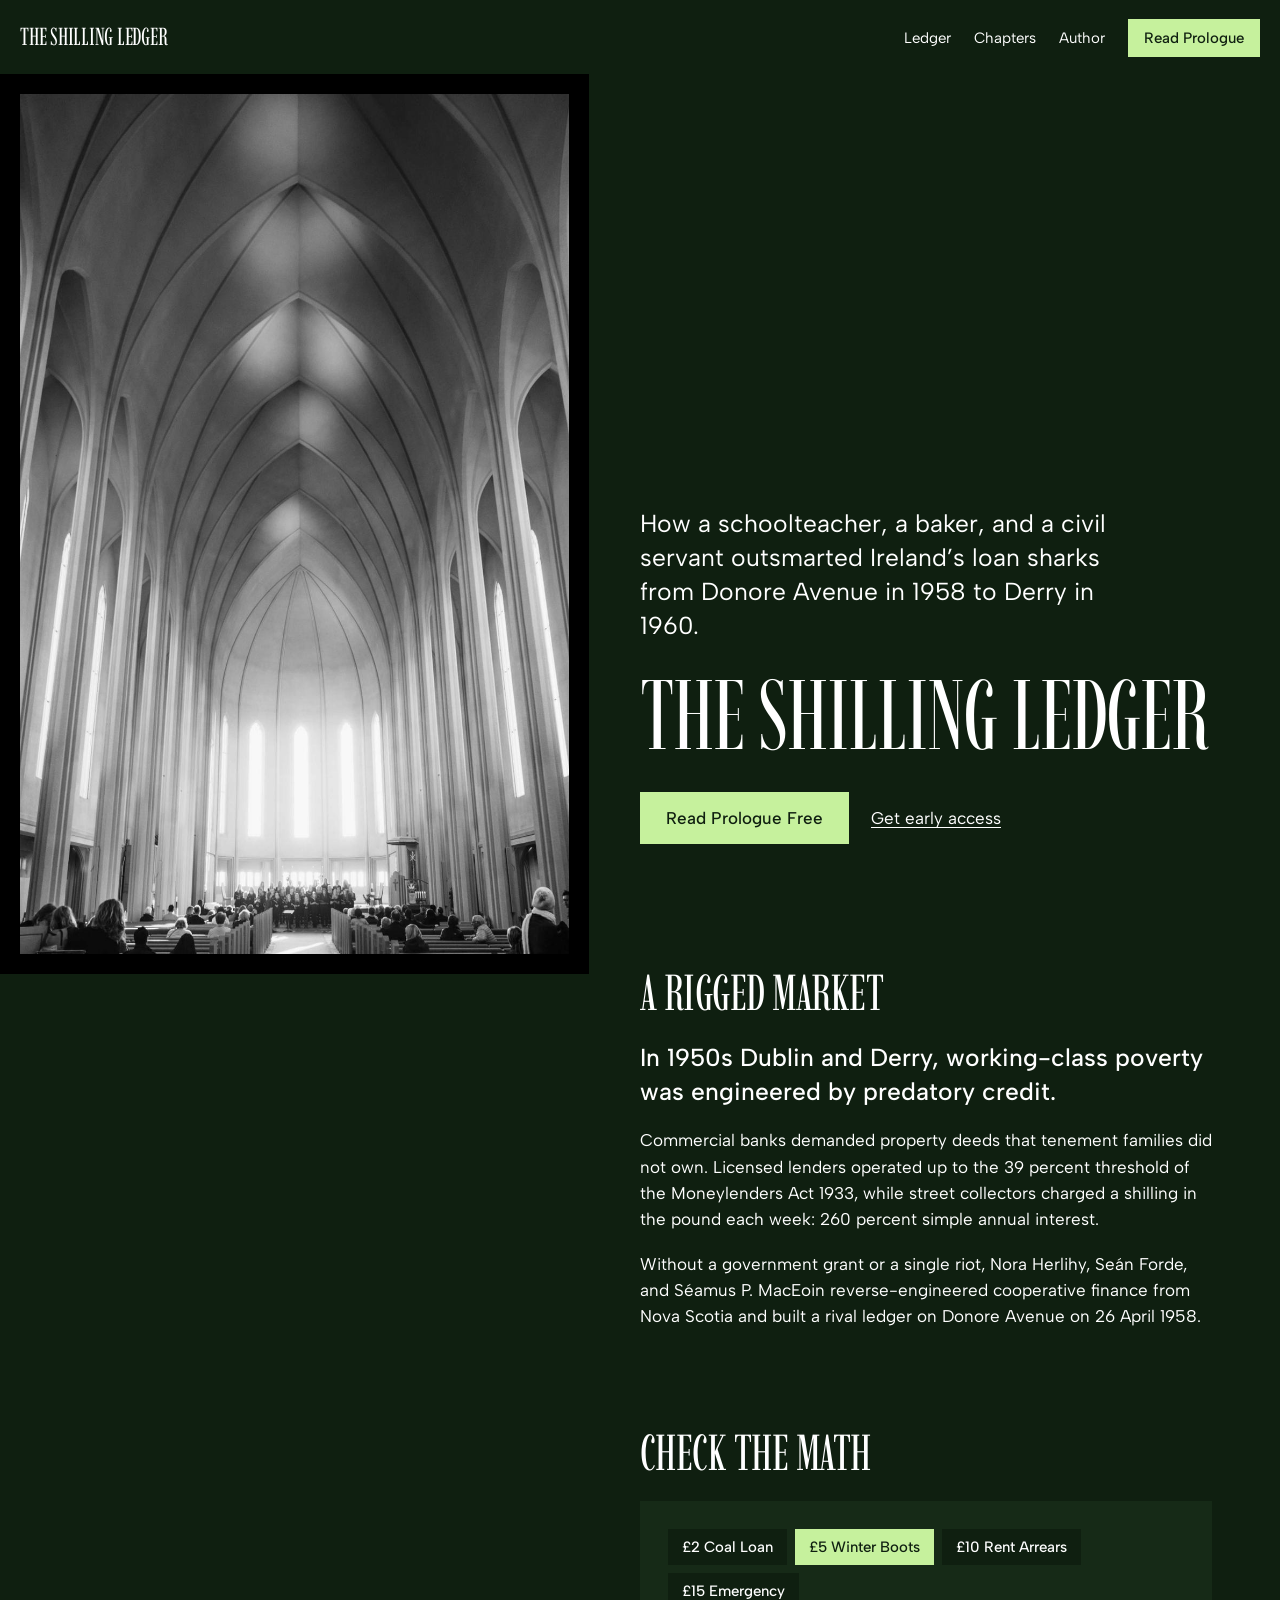
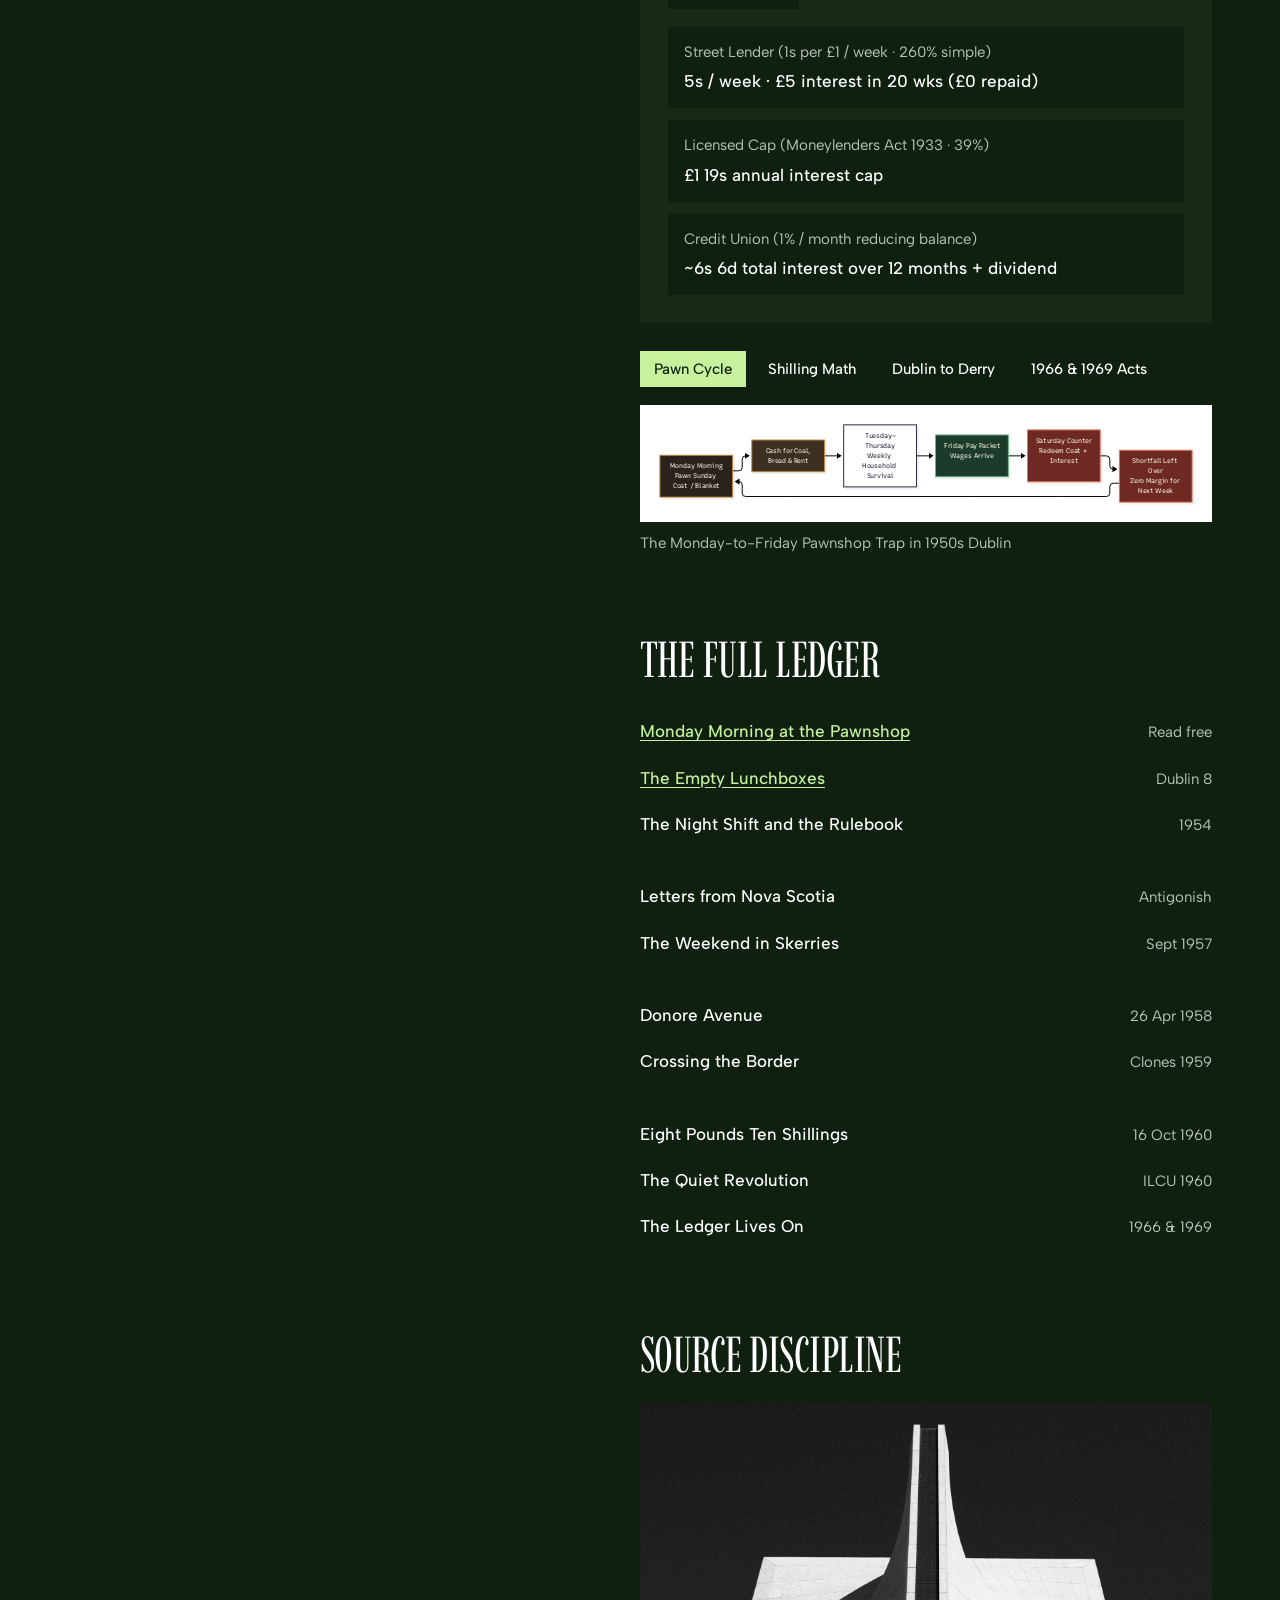
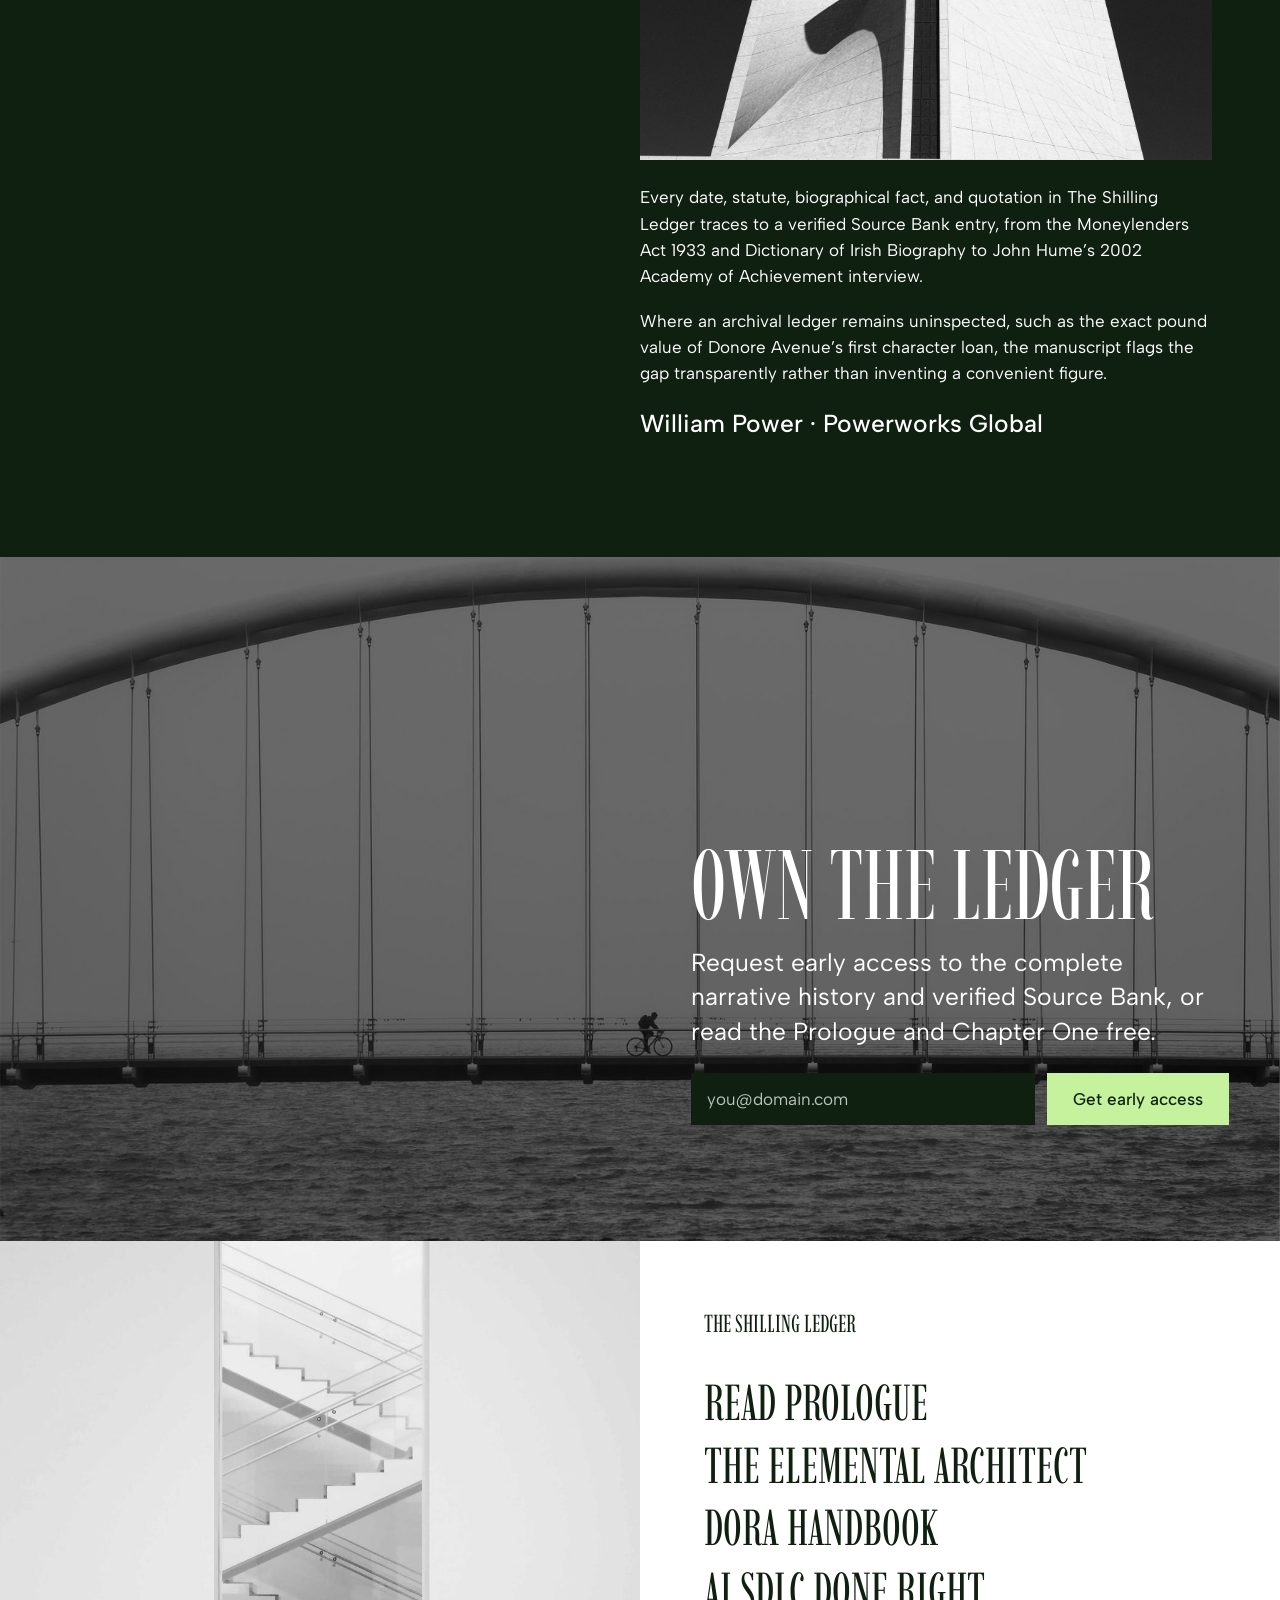
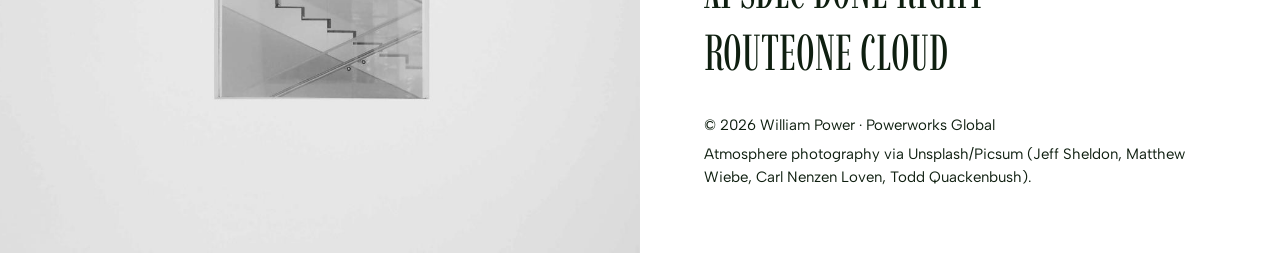
<file: docs/index.html>
<!DOCTYPE html>
<html lang="en">
<head>
  <meta charset="utf-8">
  <meta name="viewport" content="width=device-width, initial-scale=1">
  <title>The Shilling Ledger — Dublin 8 to Derry (1958–1966)</title>
  <meta name="description" content="How Nora Herlihy, Seán Forde, Séamus P. MacEoin, and John Hume outsmarted Ireland's loan sharks from Donore Avenue (1958) to Derry (1960). By William Power.">
  <link rel="preconnect" href="https://fonts.googleapis.com">
  <link rel="preconnect" href="https://fonts.gstatic.com" crossorigin>
  <link href="https://fonts.googleapis.com/css2?family=Imbue:wght@400&family=Albert+Sans:wght@400;500&display=swap" rel="stylesheet">
  <link rel="stylesheet" href="styles.css">
</head>
<body>
  <header class="site-nav">
    <a class="wordmark" href="#top">The Shilling Ledger</a>
    <nav aria-label="Primary">
      <ul class="nav-links">
        <li><a href="#ledger">Ledger</a></li>
        <li><a href="#chapters">Chapters</a></li>
        <li><a href="#author">Author</a></li>
        <li><a class="nav-action" href="prologue.html">Read Prologue</a></li>
      </ul>
    </nav>
  </header>

  <main id="top">
  <section class="split-stage" aria-label="The Shilling Ledger">
    <!-- Fixed / Sticky Portrait Stage (Left Half) -->
    <div class="stage-fixed" aria-label="Archival atmosphere">
      <div class="stage-frame">
        <img id="stage-photo" src="assets/img/vault-portrait.jpg" width="1200" height="1600" alt="Monochrome vaulted hall arches evoking mid-century Irish public halls and ledgers">
      </div>
    </div>

    <!-- Scrolling Editorial Column (Right Half) -->
    <div class="stage-scroll">
      <div class="stage-content">
        <!-- Hero -->
        <div class="hero">
          <p class="hero-support reveal">
            How a schoolteacher, a baker, and a civil servant outsmarted Ireland’s loan sharks from Donore Avenue in 1958 to Derry in 1960.
          </p>
          <h1 class="hero-monument">The Shilling Ledger</h1>
          <div class="hero-actions reveal" data-delay="90">
            <a class="btn-primary" href="prologue.html">Read Prologue Free</a>
            <a class="link-secondary" href="#get-the-book">Get early access</a>
          </div>
        </div>

        <!-- Block 1: Intro -->
        <div class="sec-intro">
          <h2 id="intro-head" class="sec-head reveal">A rigged market</h2>
          <p class="intro-lead reveal" data-delay="60">
            In 1950s Dublin and Derry, working-class poverty was engineered by predatory credit.
          </p>
          <p class="intro-body reveal" data-delay="100">
            Commercial banks demanded property deeds that tenement families did not own. Licensed lenders operated up to the 39 percent threshold of the Moneylenders Act 1933, while street collectors charged a shilling in the pound each week: 260 percent simple annual interest.
          </p>
          <p class="intro-body reveal" data-delay="140">
            Without a government grant or a single riot, Nora Herlihy, Seán Forde, and Séamus P. MacEoin reverse-engineered cooperative finance from Nova Scotia and built a rival ledger on Donore Avenue on 26 April 1958.
          </p>
        </div>

        <!-- Block 2: Interactive 1958 Kitchen-Table Ledger Calculator + Diagram Frame -->
        <div id="ledger" class="sec-ledger">
          <h2 id="ledger-head" class="sec-head reveal">Check the math</h2>

          <div class="ledger-panel reveal" data-delay="70" data-ui>
            <div class="tab-row" role="group" aria-label="Choose a 1958 household loan amount">
              <button type="button" class="ledger-tab" data-loan="2" aria-pressed="false">£2 Coal Loan</button>
              <button type="button" class="ledger-tab" data-loan="5" aria-pressed="true">£5 Winter Boots</button>
              <button type="button" class="ledger-tab" data-loan="10" aria-pressed="false">£10 Rent Arrears</button>
              <button type="button" class="ledger-tab" data-loan="15" aria-pressed="false">£15 Emergency</button>
            </div>

            <div class="ledger-rows">
              <div class="ledger-row">
                <span class="ledger-lbl">Street Lender (1s per £1 / week · 260% simple)</span>
                <span class="ledger-val" id="l-street">5s / week · £5 interest in 20 wks (£0 repaid)</span>
              </div>
              <div class="ledger-row">
                <span class="ledger-lbl">Licensed Cap (Moneylenders Act 1933 · 39%)</span>
                <span class="ledger-val" id="l-licensed">£1 19s annual interest cap</span>
              </div>
              <div class="ledger-row">
                <span class="ledger-lbl">Credit Union (1% / month reducing balance)</span>
                <span class="ledger-val" id="l-cu">~6s 6d total interest over 12 months + dividend</span>
              </div>
            </div>
          </div>

          <div class="diagram-block reveal" data-delay="120">
            <div class="tab-row" role="group" aria-label="Choose a historical diagram">
              <button type="button" class="ledger-tab" data-diagram="assets/diagrams/01-monday-pawn-cycle.svg" data-alt="The Monday-to-Friday Pawnshop Trap in 1950s Dublin" aria-pressed="true">Pawn Cycle</button>
              <button type="button" class="ledger-tab" data-diagram="assets/diagrams/02-shilling-in-the-pound-math.svg" data-alt="Comparison of 1933 statutory cap, shilling-in-the-pound street math, and credit union reducing balance" aria-pressed="false">Shilling Math</button>
              <button type="button" class="ledger-tab" data-diagram="assets/diagrams/05-dublin-clones-derry-diffusion.svg" data-alt="Geographic diffusion from Dublin (1958) through Clones (1959) to Derry (1960)" aria-pressed="false">Dublin to Derry</button>
              <button type="button" class="ledger-tab" data-diagram="assets/diagrams/06-dual-jurisdiction-statutes.svg" data-alt="Credit Union Act 1966 in the Republic and 1969/1985 statutory recognition in Northern Ireland" aria-pressed="false">1966 &amp; 1969 Acts</button>
            </div>
            <div class="diagram-stage">
              <img id="diagram-preview" src="assets/diagrams/01-monday-pawn-cycle.svg" alt="The Monday-to-Friday Pawnshop Trap in 1950s Dublin" loading="lazy">
            </div>
            <p class="caption" id="diagram-caption">The Monday-to-Friday Pawnshop Trap in 1950s Dublin</p>
          </div>
        </div>

        <!-- Block 3: List — Two-ended rows -->
        <div id="chapters" class="sec-chapters">
          <h2 id="chapters-head" class="sec-head reveal">The full ledger</h2>
          <ul class="chapter-list reveal" data-delay="70">
            <li class="chapter-row">
              <span class="ch-name"><a class="ch-read" href="prologue.html">Monday Morning at the Pawnshop</a></span>
              <span class="ch-meta">Read free</span>
            </li>
            <li class="chapter-row">
              <span class="ch-name"><a class="ch-read" href="prologue.html#chapter-1">The Empty Lunchboxes</a></span>
              <span class="ch-meta">Dublin 8</span>
            </li>
            <li class="chapter-row">
              <span class="ch-name">The Night Shift and the Rulebook</span>
              <span class="ch-meta">1954</span>
            </li>

            <li class="chapter-row group-break">
              <span class="ch-name">Letters from Nova Scotia</span>
              <span class="ch-meta">Antigonish</span>
            </li>
            <li class="chapter-row">
              <span class="ch-name">The Weekend in Skerries</span>
              <span class="ch-meta">Sept 1957</span>
            </li>

            <li class="chapter-row group-break">
              <span class="ch-name">Donore Avenue</span>
              <span class="ch-meta">26 Apr 1958</span>
            </li>
            <li class="chapter-row">
              <span class="ch-name">Crossing the Border</span>
              <span class="ch-meta">Clones 1959</span>
            </li>

            <li class="chapter-row group-break">
              <span class="ch-name">Eight Pounds Ten Shillings</span>
              <span class="ch-meta">16 Oct 1960</span>
            </li>
            <li class="chapter-row">
              <span class="ch-name">The Quiet Revolution</span>
              <span class="ch-meta">ILCU 1960</span>
            </li>
            <li class="chapter-row">
              <span class="ch-name">The Ledger Lives On</span>
              <span class="ch-meta">1966 &amp; 1969</span>
            </li>
          </ul>
        </div>

        <!-- Block 4: About — Author's note -->
        <div id="author" class="sec-about">
          <h2 id="about-head" class="sec-head reveal">Source discipline</h2>
          <div class="about-photo reveal" data-delay="40">
            <img src="assets/img/stone-facade.jpg" width="1600" height="1000" alt="Monochrome angular stonework evoking institutional permanence" loading="lazy" decoding="async">
          </div>
          <p class="reveal" data-delay="60">
            Every date, statute, biographical fact, and quotation in The Shilling Ledger traces to a verified Source Bank entry, from the Moneylenders Act 1933 and Dictionary of Irish Biography to John Hume’s 2002 Academy of Achievement interview.
          </p>
          <p class="reveal" data-delay="110">
            Where an archival ledger remains uninspected, such as the exact pound value of Donore Avenue’s first character loan, the manuscript flags the gap transparently rather than inventing a convenient figure.
          </p>
          <p class="author-sign reveal" data-delay="150">
            William Power · Powerworks Global
          </p>
        </div>
      </div>
    </div>
  </section>

  <!-- Section 5: Full-bleed CTA breaking the split -->
  <section id="get-the-book" class="sec-cta" aria-labelledby="cta-head">
    <img class="cta-bg" src="assets/img/arched-bridge.jpg" width="1600" height="1000" alt="Monochrome arched bridge spanning still water" loading="lazy" decoding="async">
    <div class="cta-inner">
      <h2 id="cta-head" class="cta-head reveal">Own the ledger</h2>
      <p class="cta-copy reveal" data-delay="70">
        Request early access to the complete narrative history and verified Source Bank, or read the Prologue and Chapter One free.
      </p>
      <form id="sl-access-form" class="cta-form reveal" data-delay="120" novalidate>
        <label for="sl-access-email" style="position:absolute;width:1px;height:1px;overflow:hidden;clip:rect(0,0,0,0);">Email address</label>
        <input id="sl-access-email" class="cta-input" type="email" name="email" placeholder="you@domain.com" autocomplete="email" required>
        <button type="submit" class="btn-primary">Get early access</button>
        <p id="sl-access-status" class="cta-status" role="status" aria-live="polite"></p>
      </form>
    </div>
  </section>
  </main>

  <!-- Section 6: Split Footer — Photograph half, menu half -->
  <footer class="site-footer">
    <div class="footer-photo">
      <img src="assets/img/stairwell-light.jpg" width="1600" height="1000" alt="Daylight falling through an architectural opening onto stone stairs" loading="lazy" decoding="async">
    </div>
    <div class="footer-menu-half">
      <p class="footer-wordmark">The Shilling Ledger</p>
      <ul class="footer-menu">
        <li><a href="prologue.html">Read Prologue</a></li>
        <li><a href="https://willpower-hadisfar.github.io/elemental-architect-site/">The Elemental Architect</a></li>
        <li><a href="https://willpower-hadisfar.github.io/dora-handbook-site/">DORA Handbook</a></li>
        <li><a href="https://willpower-hadisfar.github.io/ai-sdlc-site/">AI SDLC Done Right</a></li>
        <li><a href="https://willpower-hadisfar.github.io/routeone-cloud-site/">RouteOne Cloud</a></li>
      </ul>
      <div class="footer-meta">
        <span>© 2026 William Power · Powerworks Global</span>
        <span>Atmosphere photography via Unsplash/Picsum (Jeff Sheldon, Matthew Wiebe, Carl Nenzen Loven, Todd Quackenbush).</span>
      </div>
    </div>
  </footer>

  <script src="app.js" defer></script>
</body>
</html>
</file>
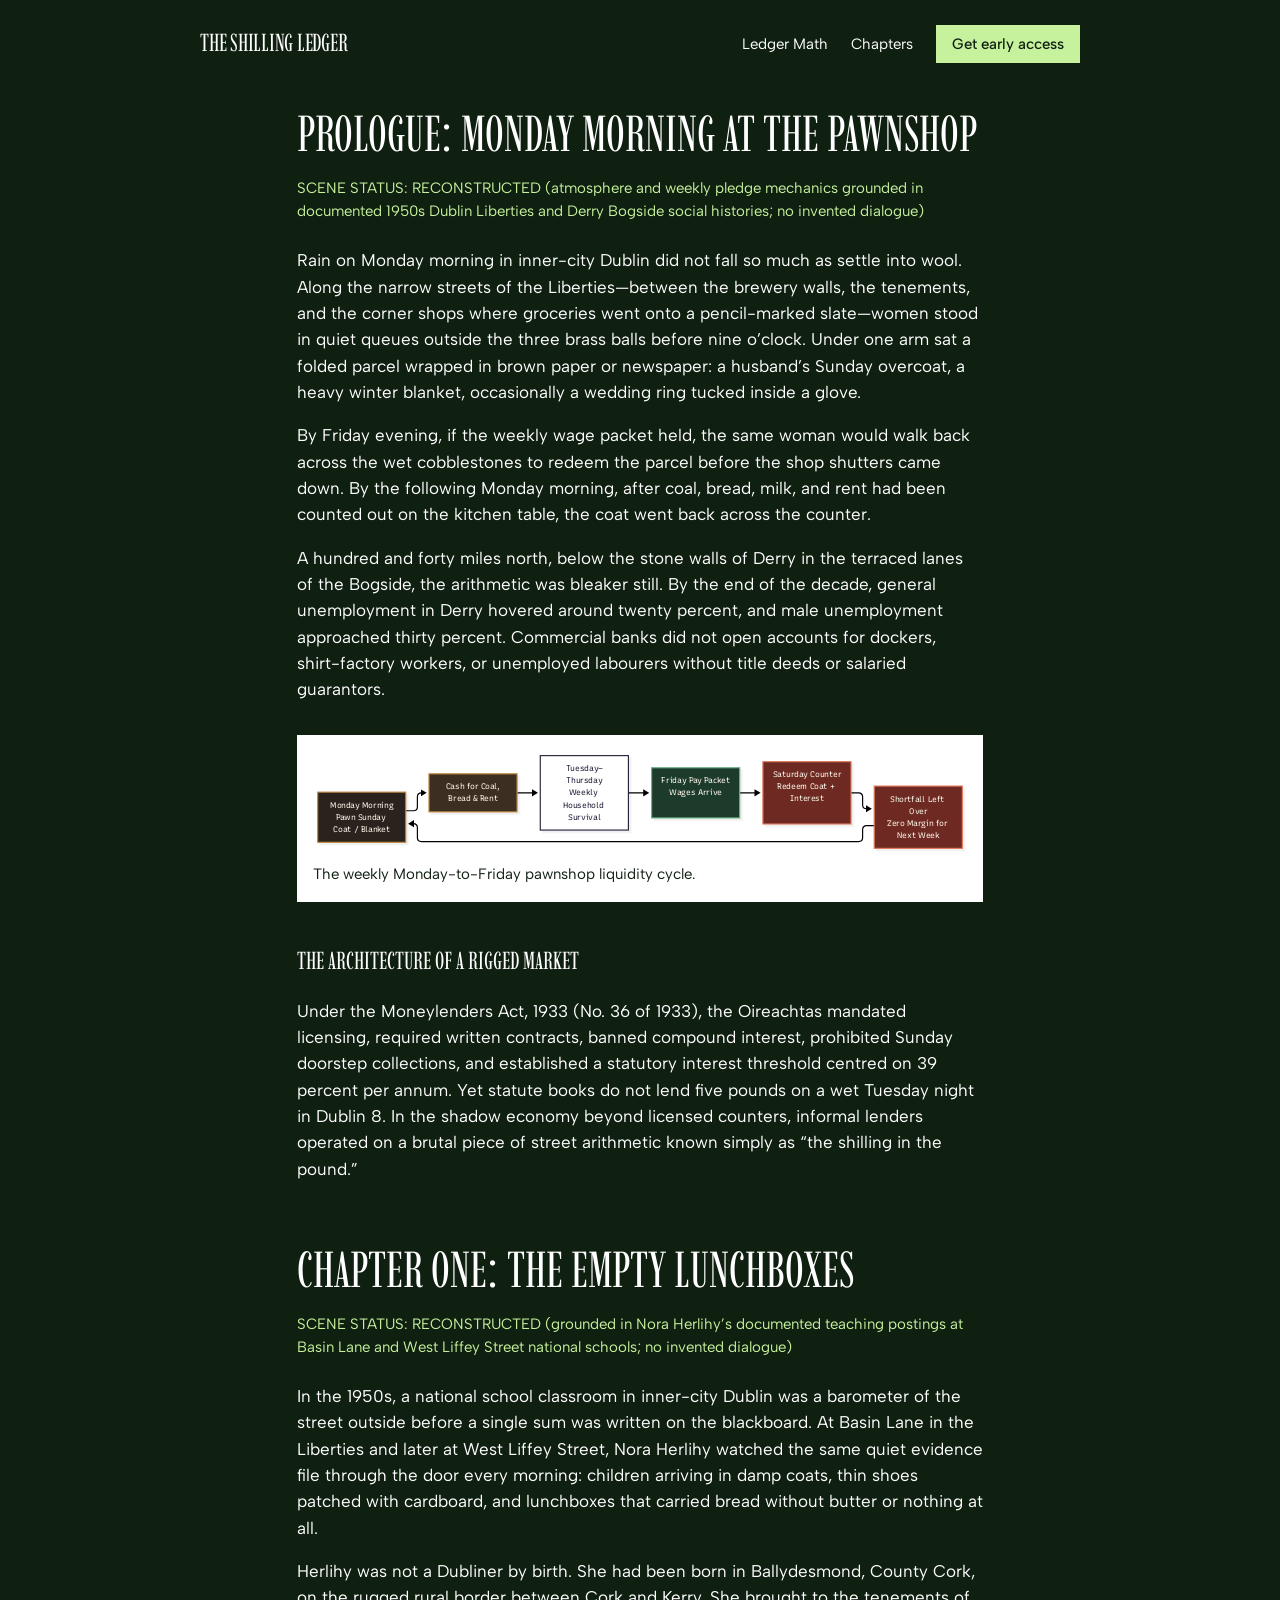
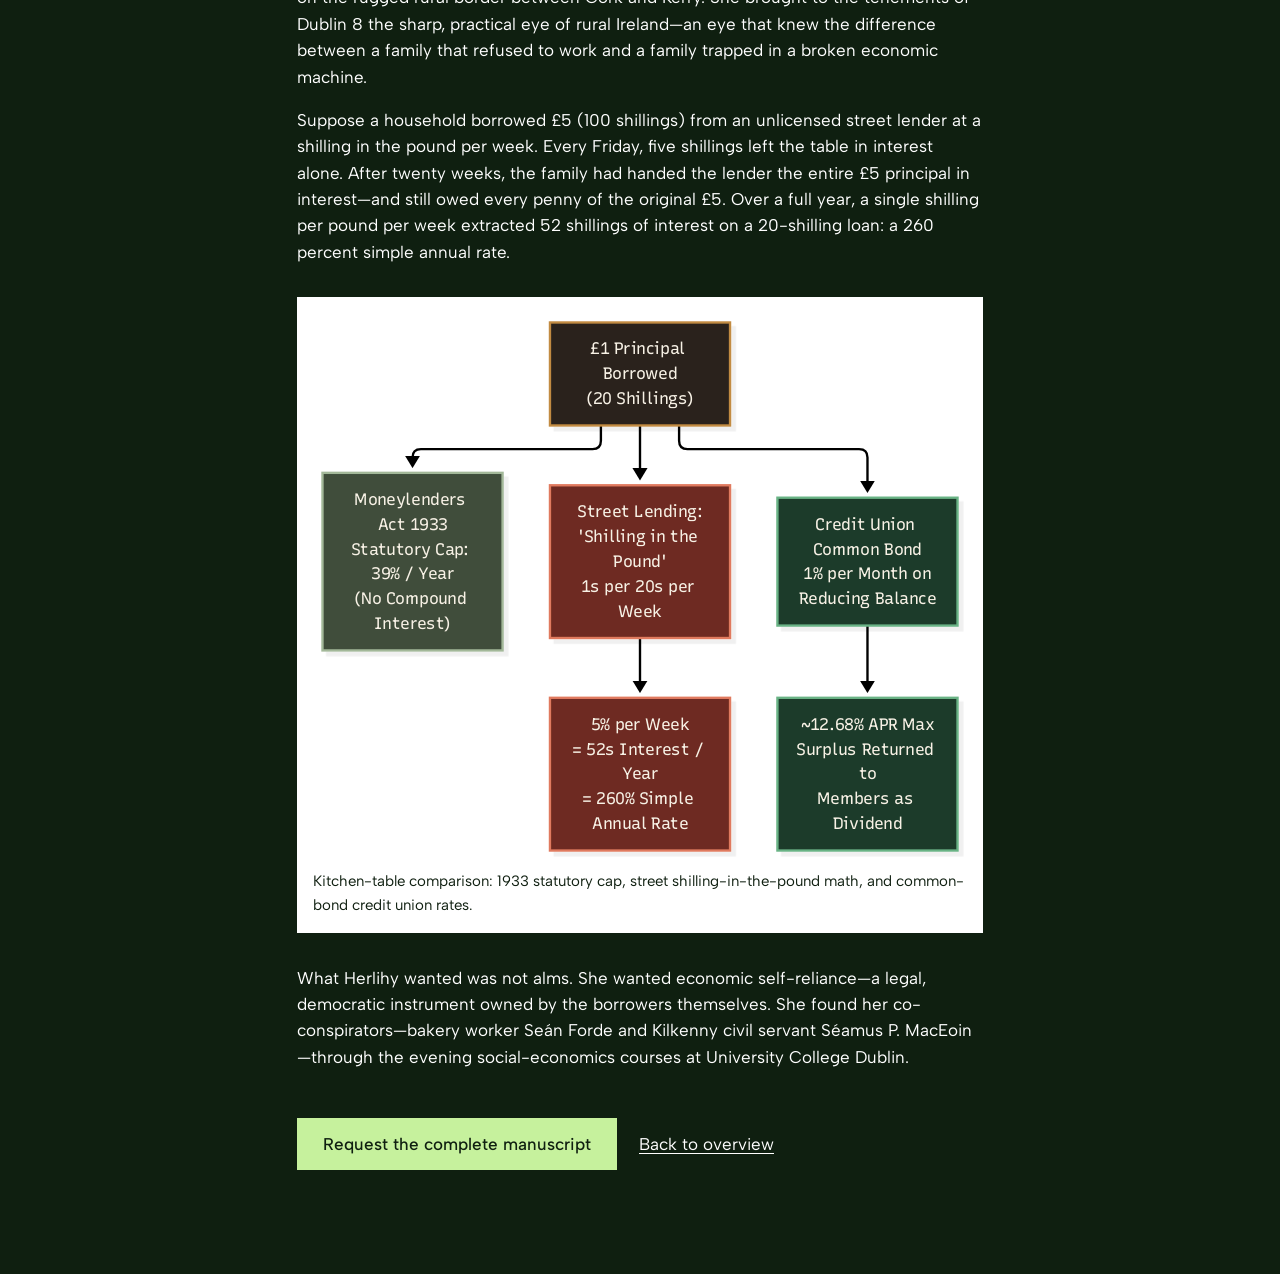
<file: docs/prologue.html>
<!DOCTYPE html>
<html lang="en">
<head>
  <meta charset="utf-8">
  <meta name="viewport" content="width=device-width, initial-scale=1">
  <title>Prologue &amp; Chapter One — The Shilling Ledger</title>
  <meta name="description" content="Read the Prologue and Chapter One of The Shilling Ledger by William Power free.">
  <link rel="preconnect" href="https://fonts.googleapis.com">
  <link rel="preconnect" href="https://fonts.gstatic.com" crossorigin>
  <link href="https://fonts.googleapis.com/css2?family=Imbue:wght@400&family=Albert+Sans:wght@400;500&display=swap" rel="stylesheet">
  <link rel="stylesheet" href="styles.css">
</head>
<body>
  <header class="site-nav reader-nav">
    <a class="wordmark" href="index.html">The Shilling Ledger</a>
    <nav aria-label="Primary">
      <ul class="nav-links">
        <li><a href="index.html#ledger">Ledger Math</a></li>
        <li><a href="index.html#chapters">Chapters</a></li>
        <li><a class="nav-action" href="index.html#get-the-book">Get early access</a></li>
      </ul>
    </nav>
  </header>

  <main class="reader-article">
    <h1>Prologue: Monday Morning at the Pawnshop</h1>
    <p class="scene-tag">SCENE STATUS: RECONSTRUCTED (atmosphere and weekly pledge mechanics grounded in documented 1950s Dublin Liberties and Derry Bogside social histories; no invented dialogue)</p>

    <p>Rain on Monday morning in inner-city Dublin did not fall so much as settle into wool. Along the narrow streets of the Liberties—between the brewery walls, the tenements, and the corner shops where groceries went onto a pencil-marked slate—women stood in quiet queues outside the three brass balls before nine o’clock. Under one arm sat a folded parcel wrapped in brown paper or newspaper: a husband’s Sunday overcoat, a heavy winter blanket, occasionally a wedding ring tucked inside a glove.</p>

    <p>By Friday evening, if the weekly wage packet held, the same woman would walk back across the wet cobblestones to redeem the parcel before the shop shutters came down. By the following Monday morning, after coal, bread, milk, and rent had been counted out on the kitchen table, the coat went back across the counter.</p>

    <p>A hundred and forty miles north, below the stone walls of Derry in the terraced lanes of the Bogside, the arithmetic was bleaker still. By the end of the decade, general unemployment in Derry hovered around twenty percent, and male unemployment approached thirty percent. Commercial banks did not open accounts for dockers, shirt-factory workers, or unemployed labourers without title deeds or salaried guarantors.</p>

    <figure class="reader-figure">
      <img src="assets/diagrams/01-monday-pawn-cycle.svg" alt="The Monday-to-Friday Pawnshop Trap in 1950s Dublin">
      <figcaption>The weekly Monday-to-Friday pawnshop liquidity cycle.</figcaption>
    </figure>

    <h2>The Architecture of a Rigged Market</h2>
    <p>Under the Moneylenders Act, 1933 (No. 36 of 1933), the Oireachtas mandated licensing, required written contracts, banned compound interest, prohibited Sunday doorstep collections, and established a statutory interest threshold centred on 39 percent per annum. Yet statute books do not lend five pounds on a wet Tuesday night in Dublin 8. In the shadow economy beyond licensed counters, informal lenders operated on a brutal piece of street arithmetic known simply as “the shilling in the pound.”</p>

    <h1 id="chapter-1" style="margin-top:64px;">Chapter One: The Empty Lunchboxes</h1>
    <p class="scene-tag">SCENE STATUS: RECONSTRUCTED (grounded in Nora Herlihy’s documented teaching postings at Basin Lane and West Liffey Street national schools; no invented dialogue)</p>

    <p>In the 1950s, a national school classroom in inner-city Dublin was a barometer of the street outside before a single sum was written on the blackboard. At Basin Lane in the Liberties and later at West Liffey Street, Nora Herlihy watched the same quiet evidence file through the door every morning: children arriving in damp coats, thin shoes patched with cardboard, and lunchboxes that carried bread without butter or nothing at all.</p>

    <p>Herlihy was not a Dubliner by birth. She had been born in Ballydesmond, County Cork, on the rugged rural border between Cork and Kerry. She brought to the tenements of Dublin 8 the sharp, practical eye of rural Ireland—an eye that knew the difference between a family that refused to work and a family trapped in a broken economic machine.</p>

    <p>Suppose a household borrowed £5 (100 shillings) from an unlicensed street lender at a shilling in the pound per week. Every Friday, five shillings left the table in interest alone. After twenty weeks, the family had handed the lender the entire £5 principal in interest—and still owed every penny of the original £5. Over a full year, a single shilling per pound per week extracted 52 shillings of interest on a 20-shilling loan: a 260 percent simple annual rate.</p>

    <figure class="reader-figure">
      <img src="assets/diagrams/02-shilling-in-the-pound-math.svg" alt="Shilling in the pound math compared to statutory cap and credit union reducing balance">
      <figcaption>Kitchen-table comparison: 1933 statutory cap, street shilling-in-the-pound math, and common-bond credit union rates.</figcaption>
    </figure>

    <p>What Herlihy wanted was not alms. She wanted economic self-reliance—a legal, democratic instrument owned by the borrowers themselves. She found her co-conspirators—bakery worker Seán Forde and Kilkenny civil servant Séamus P. MacEoin—through the evening social-economics courses at University College Dublin.</p>

    <div class="reader-cta">
      <a class="btn-primary" href="index.html#get-the-book">Request the complete manuscript</a>
      <a class="link-secondary" href="index.html">Back to overview</a>
    </div>
  </main>
</body>
</html>
</file>
<file: docs/styles.css>
:root {
  --bg: #0f1f10;
  --surface: #162a17;
  --ink: #ffffff;
  --muted: #b8c4b8;
  --accent: #c6f19d;
  --accent-ink: #0f1f10;
  --field-1: #000000;
  --field-2: #ffffff;
  --field-2-ink: #0f1f10;

  --font-display: 'Imbue', Georgia, serif;
  --font-body: 'Albert Sans', -apple-system, BlinkMacSystemFont, sans-serif;

  /* Strictly 5 type sizes */
  --step-small: 0.9375rem;
  --step-body: 1.0625rem;
  --step-lead: clamp(1.25rem, 1.1rem + 0.55vw, 1.55rem);
  --step-head: clamp(2.1rem, 1.4rem + 2.2vw, 3.4rem);
  --step-hero: clamp(3.4rem, 2rem + 5.2vw, 6.5rem);
}

*, *::before, *::after {
  box-sizing: border-box;
}

html {
  background: var(--bg);
  color: var(--ink);
  font-family: var(--font-body);
  font-size: 16px;
  scroll-behavior: smooth;
  -webkit-font-smoothing: antialiased;
}

body {
  margin: 0;
  background: var(--bg);
  color: var(--ink);
  font-size: var(--step-body);
  line-height: 1.55;
  overflow-x: clip;
}

img, svg {
  display: block;
  max-width: 100%;
  height: auto;
}

a {
  color: inherit;
  text-decoration-thickness: 1px;
  text-underline-offset: 0.2em;
}

a:focus-visible,
button:focus-visible,
input:focus-visible {
  outline: 2px solid var(--accent);
  outline-offset: 3px;
}

/* Split Stage */
.split-stage {
  display: grid;
  grid-template-columns: 46% 54%;
  align-items: start;
}

.stage-fixed {
  position: sticky;
  top: 0;
  height: 100svh;
  padding: 20px;
  background: var(--field-1);
}

.stage-frame {
  width: 100%;
  height: 100%;
  overflow: hidden;
  background: var(--surface);
}

.stage-frame img {
  width: 100%;
  height: 100%;
  object-fit: cover;
  animation: slow-pan 20s ease-in-out infinite alternate;
}

@keyframes slow-pan {
  from { transform: scale(1) translate3d(0, 0, 0); }
  to { transform: scale(1.05) translate3d(0, -1.2%, 0); }
}

.stage-scroll {
  padding: 24px clamp(20px, 4vw, 56px) 96px;
  background: var(--bg);
}

/* Nav */
.site-nav {
  display: flex;
  align-items: center;
  justify-content: space-between;
  gap: 16px;
  padding: 18px 20px;
  background: var(--bg);
}

.wordmark {
  font-family: var(--font-display);
  font-weight: 400;
  font-size: var(--step-lead);
  letter-spacing: -0.01em;
  text-transform: uppercase;
  text-decoration: none;
  white-space: nowrap;
}

.nav-links {
  list-style: none;
  margin: 0;
  padding: 0;
  display: flex;
  align-items: center;
  gap: clamp(12px, 1.8vw, 26px);
}

.nav-links a {
  text-decoration: none;
  font-size: var(--step-small);
}

.nav-links a:hover {
  opacity: 0.72;
}

.nav-action {
  background: var(--accent);
  color: var(--accent-ink);
  font-weight: 500;
  padding: 10px 16px;
  white-space: nowrap;
}

/* Buttons */
.btn-primary {
  display: inline-flex;
  align-items: center;
  justify-content: center;
  min-height: 52px;
  padding: 0 26px;
  background: var(--accent);
  color: var(--accent-ink);
  border: 0;
  font-family: var(--font-body);
  font-size: var(--step-body);
  font-weight: 500;
  text-decoration: none;
  cursor: pointer;
  transition: transform 160ms ease, filter 160ms ease;
}

.btn-primary:hover {
  transform: translateY(-2px);
  filter: brightness(1.04);
}

.link-secondary {
  font-size: var(--step-body);
  text-decoration: underline;
}

/* Hero */
.hero {
  min-height: calc(100svh - 110px);
  display: flex;
  flex-direction: column;
  justify-content: flex-end;
  padding-bottom: 44px;
}

.hero-support {
  margin: 0 0 28px;
  font-size: var(--step-lead);
  line-height: 1.38;
  max-width: 34ch;
  color: var(--ink);
}

.hero-monument {
  margin: 0 0 32px;
  font-family: var(--font-display);
  font-weight: 400;
  font-size: var(--step-hero);
  line-height: 0.9;
  letter-spacing: -0.01em;
  text-transform: uppercase;
  transform-origin: left bottom;
}

@supports (animation-timeline: scroll()) {
  .hero-monument {
    animation: wordmark-scale linear both;
    animation-timeline: scroll(root);
    animation-range: 0vh 45vh;
  }
  @keyframes wordmark-scale {
    from { transform: scale(1); }
    to { transform: scale(0.94); }
  }
}

.hero-actions {
  display: flex;
  flex-wrap: wrap;
  align-items: center;
  gap: 22px;
}

/* Headings */
h2.sec-head {
  margin: 0 0 24px;
  font-family: var(--font-display);
  font-weight: 400;
  font-size: var(--step-head);
  line-height: 0.95;
  letter-spacing: -0.01em;
  text-transform: uppercase;
}

/* Sections inside right column */
.sec-intro,
.sec-ledger,
.sec-chapters,
.sec-about {
  padding-top: clamp(76px, 9vh, 124px);
  max-width: 52ch;
}

.intro-lead {
  margin: 0 0 18px;
  font-size: var(--step-lead);
  font-weight: 500;
  line-height: 1.38;
  color: var(--ink);
}

.intro-body {
  margin: 0 0 18px;
  color: var(--ink);
}

/* Ledger Interactive Widget */
.ledger-panel {
  background: var(--surface);
  padding: clamp(18px, 2.2vw, 28px);
}

.tab-row {
  display: flex;
  flex-wrap: wrap;
  gap: 8px;
  margin-bottom: 18px;
}

.ledger-tab {
  background: var(--bg);
  color: var(--ink);
  border: 0;
  padding: 9px 14px;
  font-family: var(--font-body);
  font-size: var(--step-small);
  font-weight: 500;
  cursor: pointer;
  transition: background-color 150ms ease, color 150ms ease;
}

.ledger-tab[aria-pressed="true"] {
  background: var(--accent);
  color: var(--accent-ink);
}

.ledger-rows {
  display: flex;
  flex-direction: column;
  gap: 12px;
}

.ledger-row {
  background: var(--bg);
  padding: 14px 16px;
}

.ledger-lbl {
  display: block;
  font-size: var(--step-small);
  color: var(--muted);
  margin-bottom: 4px;
}

.ledger-val {
  display: block;
  font-size: var(--step-body);
  font-weight: 500;
  color: var(--ink);
  font-variant-numeric: tabular-nums;
}

.diagram-block {
  margin-top: 28px;
}

.diagram-stage {
  background: var(--field-2);
  padding: 16px;
}

.diagram-stage img {
  width: 100%;
  max-height: 320px;
  object-fit: contain;
  margin-inline: auto;
}

.caption {
  margin: 10px 0 0;
  font-size: var(--step-small);
  color: var(--muted);
}

/* Chapters List — Two-ended rows */
.chapter-list {
  list-style: none;
  margin: 0;
  padding: 0;
}

.chapter-row {
  display: flex;
  align-items: baseline;
  justify-content: space-between;
  gap: 16px;
  padding-block: 10px;
}

.chapter-row.group-break {
  margin-top: 26px;
}

.ch-name {
  font-size: var(--step-body);
  font-weight: 500;
  color: var(--ink);
}

.ch-read {
  color: var(--accent);
  text-decoration: underline;
}

.ch-meta {
  font-size: var(--step-small);
  color: var(--muted);
  white-space: nowrap;
  font-variant-numeric: tabular-nums;
}

/* About */
.about-photo {
  margin-bottom: 24px;
}

.about-photo img {
  width: 100%;
  aspect-ratio: 16 / 10;
  object-fit: cover;
}

.sec-about p {
  margin: 0 0 18px;
  color: var(--ink);
}

.author-sign {
  margin-top: 26px;
  font-size: var(--step-lead);
  font-weight: 500;
  color: var(--accent);
}

/* Full-bleed CTA breaking the split */
.sec-cta {
  position: relative;
  min-height: 76svh;
  display: grid;
  grid-template-columns: repeat(12, minmax(0, 1fr));
  align-items: end;
  background: var(--field-1);
  overflow: hidden;
}

.cta-bg {
  position: absolute;
  inset: 0;
  width: 100%;
  height: 100%;
  object-fit: cover;
  filter: brightness(0.45);
}

.cta-inner {
  position: relative;
  z-index: 1;
  grid-column: 7 / 13;
  padding: clamp(48px, 6vw, 84px) clamp(24px, 4vw, 64px);
}

.cta-head {
  margin: 0 0 16px;
  font-family: var(--font-display);
  font-weight: 400;
  font-size: var(--step-hero);
  line-height: 0.9;
  text-transform: uppercase;
}

.cta-copy {
  margin: 0 0 24px;
  font-size: var(--step-lead);
  line-height: 1.4;
  max-width: 36ch;
}

.cta-form {
  display: flex;
  flex-wrap: wrap;
  gap: 12px;
}

.cta-input {
  flex: 1 1 220px;
  min-height: 52px;
  padding: 12px 16px;
  background: var(--bg);
  color: var(--ink);
  border: 0;
  font-family: var(--font-body);
  font-size: var(--step-body);
}

.cta-input::placeholder {
  color: var(--muted);
}

.cta-status {
  flex: 1 0 100%;
  margin: 6px 0 0;
  font-size: var(--step-small);
  color: var(--accent);
  min-height: 1.4em;
}

/* Split Footer */
.site-footer {
  display: grid;
  grid-template-columns: 1fr 1fr;
  background: var(--field-2);
  color: var(--field-2-ink);
}

.footer-photo img {
  width: 100%;
  height: 100%;
  min-height: 460px;
  object-fit: cover;
}

.footer-menu-half {
  padding: clamp(40px, 5vw, 72px);
  display: flex;
  flex-direction: column;
  justify-content: space-between;
  gap: 36px;
}

.footer-wordmark {
  margin: 0;
  font-family: var(--font-display);
  font-weight: 400;
  font-size: var(--step-lead);
  text-transform: uppercase;
}

.footer-menu {
  list-style: none;
  margin: 0;
  padding: 0;
  display: flex;
  flex-direction: column;
  gap: 14px;
}

.footer-menu a {
  display: inline-block;
  font-family: var(--font-display);
  font-weight: 400;
  font-size: var(--step-head);
  line-height: 0.96;
  text-transform: uppercase;
  text-decoration: none;
  transition: transform 180ms ease, opacity 180ms ease;
}

.footer-menu a:hover {
  transform: translateX(10px);
}

.footer-meta {
  display: flex;
  flex-direction: column;
  gap: 6px;
  font-size: var(--step-small);
  color: var(--field-2-ink);
}

/* Reader */
.reader-nav {
  max-width: 920px;
  margin-inline: auto;
  padding: 24px 20px;
}

.reader-article {
  max-width: 66ch;
  margin-inline: auto;
  padding: 24px 20px 104px;
}

.reader-article h1 {
  font-family: var(--font-display);
  font-weight: 400;
  font-size: var(--step-head);
  line-height: 0.96;
  text-transform: uppercase;
  margin: 0 0 18px;
}

.reader-article h2 {
  font-family: var(--font-display);
  font-weight: 400;
  font-size: var(--step-lead);
  text-transform: uppercase;
  margin: 40px 0 14px;
}

.scene-tag {
  font-size: var(--step-small);
  color: var(--accent);
  margin: 0 0 24px;
}

.reader-figure {
  margin: 32px 0;
  background: var(--field-2);
  color: var(--field-2-ink);
  padding: 16px;
}

.reader-figure figcaption {
  margin-top: 10px;
  font-size: var(--step-small);
}

.reader-cta {
  margin-top: 48px;
  display: flex;
  flex-wrap: wrap;
  align-items: center;
  gap: 22px;
}

/* Reveal */
.reveal {
  transition: opacity 600ms cubic-bezier(0.22, 1, 0.36, 1),
              transform 600ms cubic-bezier(0.22, 1, 0.36, 1);
}

html.js-ready .reveal:not(.is-visible) {
  opacity: 0;
  transform: translateY(16px);
}

html.js-ready .reveal.is-visible {
  opacity: 1;
  transform: translateY(0);
}

@media (max-width: 960px) {
  .split-stage {
    grid-template-columns: 1fr;
  }
  .stage-fixed {
    position: relative;
    height: 54svh;
    padding: 20px;
  }
  .stage-scroll {
    padding: 24px 20px 80px;
  }
  .sec-intro,
  .sec-ledger,
  .sec-chapters,
  .sec-about {
    max-width: none;
  }
  .hero {
    min-height: auto;
    padding-top: 24px;
  }
  .cta-inner {
    grid-column: 1 / 13;
  }
  .site-footer {
    grid-template-columns: 1fr;
  }
  .footer-photo img {
    min-height: 300px;
    max-height: 50svh;
  }
}

@media (max-width: 600px) {
  .wordmark { font-size: var(--step-body); }
  .nav-links li:not(:last-child) { display: none; }
  .nav-action { padding: 8px 12px; }
  .cta-form .btn-primary { width: 100%; }
}

@media (prefers-reduced-motion: reduce) {
  html { scroll-behavior: auto; }
  .stage-frame img { animation: none; }
  .reveal { transition: none; opacity: 1 !important; transform: none !important; }
}
</file>
